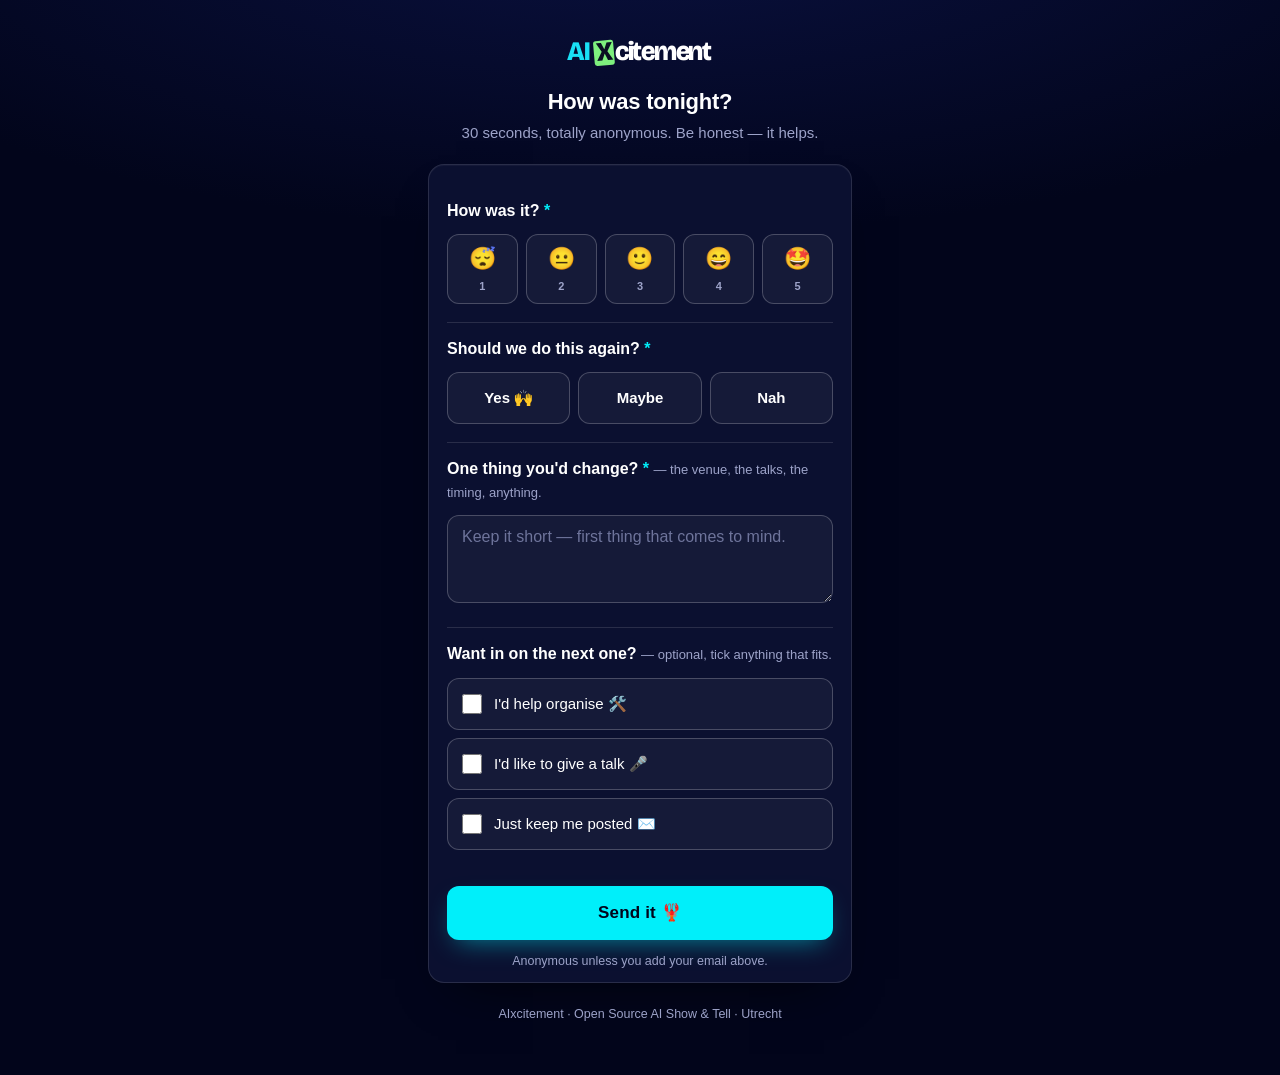
<file: index.html>
<!DOCTYPE html>
<html lang="en">
<head>
  <meta charset="UTF-8" />
  <meta name="viewport" content="width=device-width, initial-scale=1.0, maximum-scale=1.0" />
  <title>How was tonight? · AIxcitement 🦞</title>
  <link rel="preconnect" href="https://fonts.googleapis.com" />
  <link rel="preconnect" href="https://fonts.gstatic.com" crossorigin />
  <link rel="stylesheet" href="https://fonts.googleapis.com/css2?family=Bricolage+Grotesque:opsz,wght@12..96,300..800&display=swap" />
  <link rel="stylesheet" href="styles.css" />
</head>
<body>
  <!--
    DURING-EVENT VARIANT
    Shown after a QR scan, on a phone, drink in hand. One screen, no page breaks.
    Five fields from the PRD: rating / do-again / one-change / opt-in help / conditional email.
    Wired for Netlify Forms: real AJAX POST to "/" on submit, then the thank-you state.
    Capture requires deploying on Netlify with Forms enabled. Append ?event=<slug> to tag responses.
  -->
  <main class="wrap">
    <header class="brand">
      <svg class="logo" viewBox="-4 -55 1676 426" role="img" aria-label="AIxcitement" xmlns="http://www.w3.org/2000/svg" font-family="'Bricolage Grotesque', system-ui, sans-serif">
        <defs>
          <style>
            .ai   { fill: #19e0f5; }
            .tail { fill: #ffffff; }
            .xch  { fill: #0a0f22; }
            .lg   { font-weight: 800; font-size: 300px; letter-spacing: -14px; }
          </style>
        </defs>
        <text class="ai lg" x="20" y="258">AI</text>
        <g transform="rotate(-5 430 180)">
          <rect x="320" y="40" width="225" height="280" rx="30" fill="#7ef07e"></rect>
          <text class="xch" x="345" y="258" font-weight="800" font-size="300">X</text>
        </g>
        <text class="tail lg" x="555" y="258">citement</text>
      </svg>
      <h1>How was tonight?</h1>
      <p>30 seconds, totally anonymous. Be honest — it helps.</p>
    </header>

    <form class="card" id="feedbackForm" name="meetup-feedback" method="POST"
          data-netlify="true" netlify-honeypot="bot-field"
          onsubmit="return showThanks(event)">

      <!-- Netlify needs the form name echoed in the POST body for AJAX submits. -->
      <input type="hidden" name="form-name" value="meetup-feedback" />

      <!-- Which meetup this response belongs to. Populated from ?event=<slug>. -->
      <input type="hidden" name="event" id="eventField" value="" />

      <!-- Honeypot: hidden from humans, irresistible to bots. Filled = silently dropped by Netlify. -->
      <p class="hp" aria-hidden="true">
        <label>Leave this field empty: <input name="bot-field" tabindex="-1" autocomplete="off" /></label>
      </p>

      <!-- Q1 — overall rating -->
      <div class="q">
        <label class="label">How was it? <span class="req">*</span></label>
        <div class="rating">
          <input type="radio" name="rating" id="r1" value="1" required />
          <label for="r1">😴<span class="n">1</span></label>
          <input type="radio" name="rating" id="r2" value="2" />
          <label for="r2">😐<span class="n">2</span></label>
          <input type="radio" name="rating" id="r3" value="3" />
          <label for="r3">🙂<span class="n">3</span></label>
          <input type="radio" name="rating" id="r4" value="4" />
          <label for="r4">😄<span class="n">4</span></label>
          <input type="radio" name="rating" id="r5" value="5" />
          <label for="r5">🤩<span class="n">5</span></label>
        </div>
      </div>

      <!-- Q2 — do it again -->
      <div class="q">
        <label class="label">Should we do this again? <span class="req">*</span></label>
        <div class="segmented">
          <input type="radio" name="again" id="a-yes" value="yes" required />
          <label for="a-yes">Yes 🙌</label>
          <input type="radio" name="again" id="a-maybe" value="maybe" />
          <label for="a-maybe">Maybe</label>
          <input type="radio" name="again" id="a-no" value="no" />
          <label for="a-no">Nah</label>
        </div>
      </div>

      <!-- Q3 — one thing to change -->
      <div class="q">
        <label class="label" for="change">
          One thing you'd change? <span class="req">*</span>
          <span class="hint">— the venue, the talks, the timing, anything.</span>
        </label>
        <textarea id="change" name="change" required
          placeholder="Keep it short — first thing that comes to mind."></textarea>
      </div>

      <!-- Q4 — opt-in help (optional) -->
      <div class="q">
        <label class="label">
          Want in on the next one?
          <span class="hint">— optional, tick anything that fits.</span>
        </label>
        <div class="checks">
          <label class="check">
            <input type="checkbox" name="help" value="organise" onchange="toggleEmail()" />
            I'd help organise 🛠️
          </label>
          <label class="check">
            <input type="checkbox" name="help" value="speak" onchange="toggleEmail()" />
            I'd like to give a talk 🎤
          </label>
          <label class="check">
            <input type="checkbox" name="help" value="updates" onchange="toggleEmail()" />
            Just keep me posted ✉️
          </label>
        </div>

        <!-- Conditional: only reveal once a box above is ticked -->
        <div class="email-row" id="emailRow">
          <input type="email" name="email" id="email"
            placeholder="your@email.com — so we can reach you" />
        </div>
      </div>

      <div class="submit-zone">
        <button type="submit" class="submit">Send it 🦞</button>
        <p class="privacy">Anonymous unless you add your email above.</p>
      </div>
    </form>

    <!-- Thank-you state (revealed on submit) -->
    <section class="thanks hidden" id="thanks">
      <span class="lobster">🦞</span>
      <h2>You're a legend.</h2>
      <p>Thanks — that genuinely helps us make the next one better.</p>
    </section>

    <p class="foot">AIxcitement · Open Source AI Show &amp; Tell · Utrecht</p>
  </main>

  <script>
    // Reveal the email field only when an opt-in box is ticked; require it then.
    function toggleEmail() {
      var any = document.querySelectorAll('input[name="help"]:checked').length > 0;
      var row = document.getElementById('emailRow');
      var email = document.getElementById('email');
      row.classList.toggle('show', any);
      email.required = any;
      if (!any) email.value = '';
    }
    // Carry the ?event=<slug> through to the hidden field so each meetup's
    // responses land in their own column in the Netlify CSV.
    (function setEvent() {
      var slug = new URLSearchParams(window.location.search).get('event') || '';
      document.getElementById('eventField').value = slug;
    })();

    // Reveal the thank-you state and hide the form.
    function revealThanks() {
      document.getElementById('feedbackForm').classList.add('hidden');
      document.getElementById('thanks').classList.remove('hidden');
      window.scrollTo({ top: 0, behavior: 'smooth' });
    }

    // Real submit (Option B): AJAX POST to Netlify, then show thanks in place.
    // url-encodes the whole form — including the checkbox group and hidden fields.
    function showThanks(e) {
      e.preventDefault();
      var form = document.getElementById('feedbackForm');
      var body = new URLSearchParams(new FormData(form)).toString();
      fetch('/', {
        method: 'POST',
        headers: { 'Content-Type': 'application/x-www-form-urlencoded' },
        body: body
      })
        .then(function () { revealThanks(); })
        .catch(function (err) {
          // Low-stakes anonymous feedback: don't trap the user on a network blip.
          // Thank them anyway, but leave a breadcrumb in the console.
          console.error('Netlify submit failed:', err);
          revealThanks();
        });
      return false;
    }
  </script>
</body>
</html>
</file>
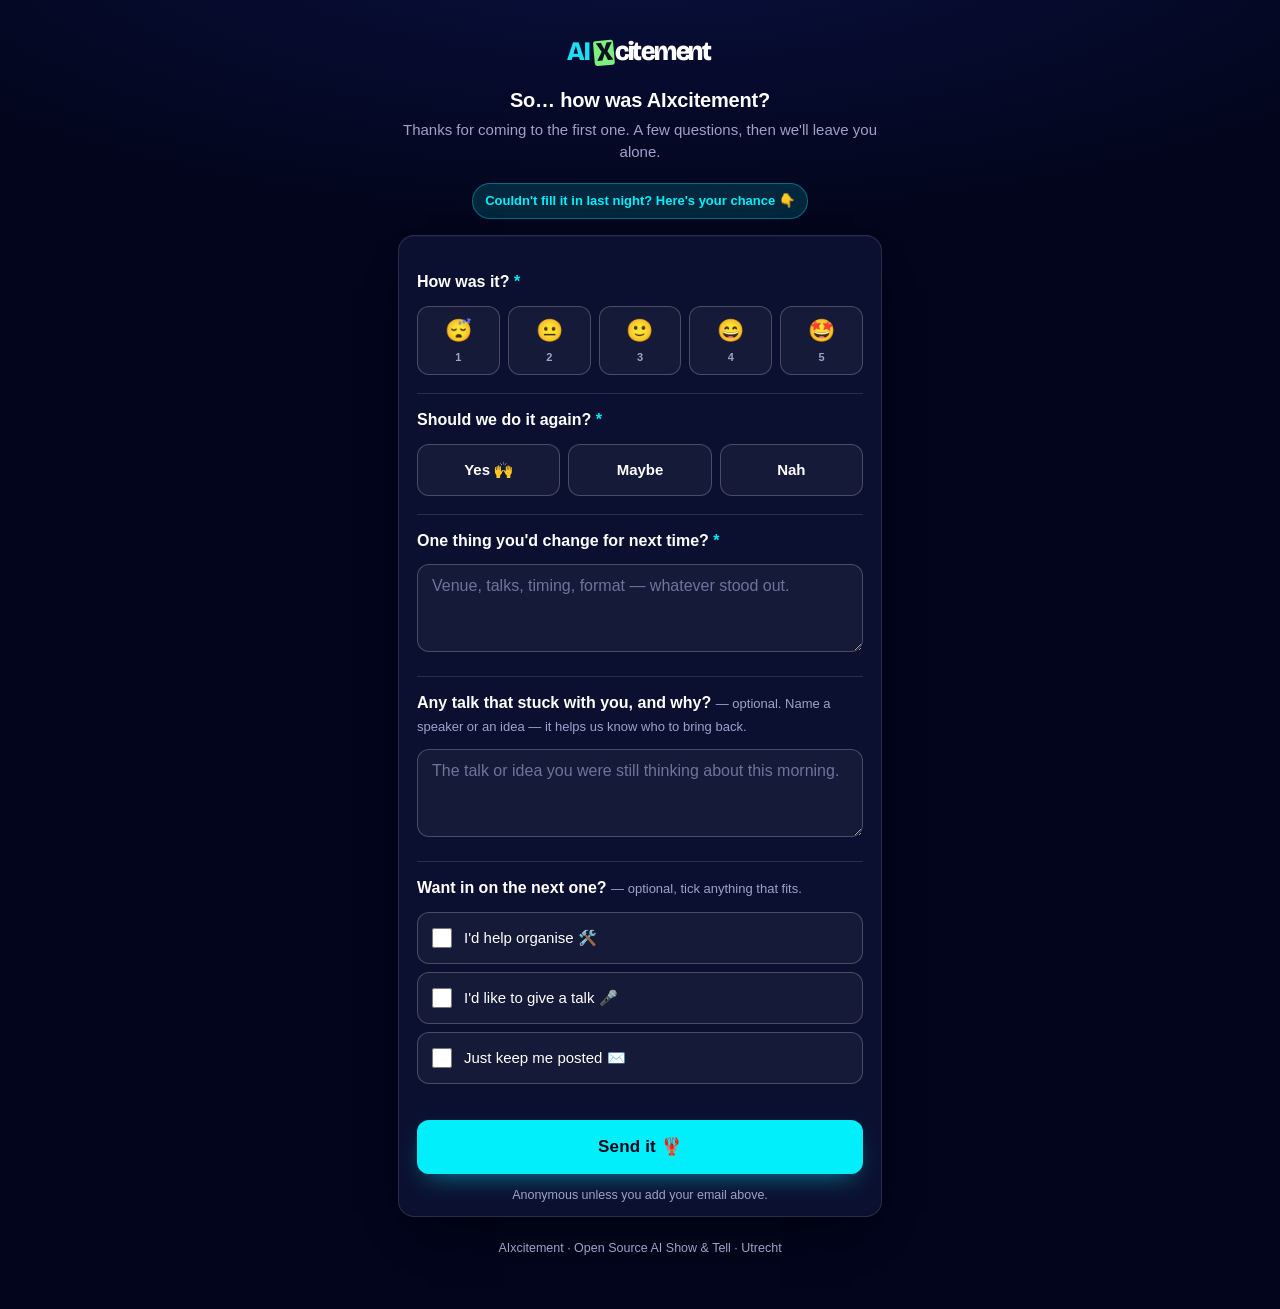
<file: email.html>
<!DOCTYPE html>
<html lang="en">
<head>
  <meta charset="UTF-8" />
  <meta name="viewport" content="width=device-width, initial-scale=1.0" />
  <title>How was AIxcitement? 🦞</title>
  <link rel="preconnect" href="https://fonts.googleapis.com" />
  <link rel="preconnect" href="https://fonts.gstatic.com" crossorigin />
  <link rel="stylesheet" href="https://fonts.googleapis.com/css2?family=Bricolage+Grotesque:opsz,wght@12..96,300..800&display=swap" />
  <link rel="stylesheet" href="styles.css" />
</head>
<body class="email-doc">
  <!--
    POST-EVENT EMAIL VARIANT
    Same five fields, past-tense framing, plus ONE extra open question
    ("any talk that stuck with you, and why?") — the speaker-feedback
    channel, email-only since people have more time here.
    Same surface reused — do NOT make this a second form's worth of work.
    Note for Sam: real email clients strip <script>; the conditional email
    reveal degrades to "always visible, optional" when JS is unavailable.
  -->
  <span class="preheader">Two minutes? Tell us how the first AIxcitement landed.</span>

  <main class="wrap">
    <header class="brand">
      <svg class="logo" viewBox="-4 -55 1676 426" role="img" aria-label="AIxcitement" xmlns="http://www.w3.org/2000/svg" font-family="'Bricolage Grotesque', system-ui, sans-serif">
        <defs>
          <style>
            .ai   { fill: #19e0f5; }
            .tail { fill: #ffffff; }
            .xch  { fill: #0a0f22; }
            .lg   { font-weight: 800; font-size: 300px; letter-spacing: -14px; }
          </style>
        </defs>
        <text class="ai lg" x="20" y="258">AI</text>
        <g transform="rotate(-5 430 180)">
          <rect x="320" y="40" width="225" height="280" rx="30" fill="#7ef07e"></rect>
          <text class="xch" x="345" y="258" font-weight="800" font-size="300">X</text>
        </g>
        <text class="tail lg" x="555" y="258">citement</text>
      </svg>
      <h1>So… how was AIxcitement?</h1>
      <p>Thanks for coming to the first one. A few questions, then we'll leave you alone.</p>
    </header>

    <div class="ribbon">Couldn't fill it in last night? Here's your chance 👇</div>

    <form class="card" id="feedbackForm" onsubmit="return showThanks(event)">

      <!-- Q1 — overall rating (past tense) -->
      <div class="q">
        <label class="label">How was it? <span class="req">*</span></label>
        <div class="rating">
          <input type="radio" name="rating" id="r1" value="1" required />
          <label for="r1">😴<span class="n">1</span></label>
          <input type="radio" name="rating" id="r2" value="2" />
          <label for="r2">😐<span class="n">2</span></label>
          <input type="radio" name="rating" id="r3" value="3" />
          <label for="r3">🙂<span class="n">3</span></label>
          <input type="radio" name="rating" id="r4" value="4" />
          <label for="r4">😄<span class="n">4</span></label>
          <input type="radio" name="rating" id="r5" value="5" />
          <label for="r5">🤩<span class="n">5</span></label>
        </div>
      </div>

      <!-- Q2 — do it again -->
      <div class="q">
        <label class="label">Should we do it again? <span class="req">*</span></label>
        <div class="segmented">
          <input type="radio" name="again" id="a-yes" value="yes" required />
          <label for="a-yes">Yes 🙌</label>
          <input type="radio" name="again" id="a-maybe" value="maybe" />
          <label for="a-maybe">Maybe</label>
          <input type="radio" name="again" id="a-no" value="no" />
          <label for="a-no">Nah</label>
        </div>
      </div>

      <!-- Q3 — one thing to change -->
      <div class="q">
        <label class="label" for="change">
          One thing you'd change for next time? <span class="req">*</span>
        </label>
        <textarea id="change" name="change" required
          placeholder="Venue, talks, timing, format — whatever stood out."></textarea>
      </div>

      <!-- EXTRA Q (email only) — speaker-feedback channel, see PRD "Speaker & venue feedback" decision.
           Deliberately one open question, NOT a per-speaker rating grid: surfaces standouts
           without taxing completion or asking people to score speakers to their face. -->
      <div class="q">
        <label class="label" for="stuck">
          Any talk that stuck with you, and why?
          <span class="hint">— optional. Name a speaker or an idea — it helps us know who to bring back.</span>
        </label>
        <textarea id="stuck" name="stuck"
          placeholder="The talk or idea you were still thinking about this morning."></textarea>
      </div>

      <!-- Q4 — opt-in help (optional) -->
      <div class="q">
        <label class="label">
          Want in on the next one?
          <span class="hint">— optional, tick anything that fits.</span>
        </label>
        <div class="checks">
          <label class="check">
            <input type="checkbox" name="help" value="organise" onchange="toggleEmail()" />
            I'd help organise 🛠️
          </label>
          <label class="check">
            <input type="checkbox" name="help" value="speak" onchange="toggleEmail()" />
            I'd like to give a talk 🎤
          </label>
          <label class="check">
            <input type="checkbox" name="help" value="updates" onchange="toggleEmail()" />
            Just keep me posted ✉️
          </label>
        </div>

        <div class="email-row" id="emailRow">
          <input type="email" name="email" id="email"
            placeholder="your@email.com — so we can reach you" />
        </div>
      </div>

      <div class="submit-zone">
        <button type="submit" class="submit">Send it 🦞</button>
        <p class="privacy">Anonymous unless you add your email above.</p>
      </div>
    </form>

    <section class="thanks hidden" id="thanks">
      <span class="lobster">🦞</span>
      <h2>You're a legend.</h2>
      <p>Thanks — see you at the next AIxcitement.</p>
    </section>

    <p class="foot">AIxcitement · Open Source AI Show &amp; Tell · Utrecht</p>
  </main>

  <script>
    function toggleEmail() {
      var any = document.querySelectorAll('input[name="help"]:checked').length > 0;
      var row = document.getElementById('emailRow');
      var email = document.getElementById('email');
      row.classList.toggle('show', any);
      email.required = any;
      if (!any) email.value = '';
    }
    function showThanks(e) {
      e.preventDefault();
      document.getElementById('feedbackForm').classList.add('hidden');
      document.getElementById('thanks').classList.remove('hidden');
      window.scrollTo({ top: 0, behavior: 'smooth' });
      return false;
    }
  </script>
</body>
</html>
</file>
<file: styles.css>
/* =========================================================================
   AIxcitement — Feedback survey mockups
   Design tokens + shared styles for during-event + email variants.

   Design intent (Lin):
   - Palette pulled straight from the AIxcitement logo + announcement page:
     deep near-black navy ground, electric cyan + lime green accents, white
     ink. Dark, high-energy, unmistakably "this event".
   - Brand colours from the logo PNG: cyan #00EFFA ("AI"), lime #75F97F
     (the X highlight), navy #02051B (the X / ground), white "citement".
   - Cyan is the single interactive accent (selection + primary CTA).
     Lime green is reserved for positive / success moments (thank-you).
   - Phone-first, single screen, sub-30-second completion. Big tap targets.
   - Grassroots energy kept in the microcopy; a stray lobster 🦞 survives as
     a wink, but the logo now carries the brand.
   ========================================================================= */

:root {
  /* --- Palette (dark / announcement page) --- */
  --bg:           #02051B;   /* deep near-black navy ground            */
  --bg-glow:      #0A1140;   /* subtle top glow                        */
  --card:         #0B1030;   /* lifted form surface                    */
  --surface:      rgba(255,255,255,0.045); /* inputs / unselected tiles */
  --ink:          #FFFFFF;   /* primary white type                     */
  --ink-soft:     #9DA3C9;   /* muted secondary text (cool grey)       */
  --line:         rgba(255,255,255,0.12);  /* hairline borders         */
  --line-strong:  rgba(255,255,255,0.22);

  /* Electric cyan — the single interactive accent (selection + CTA). */
  --cyan:         #00EFFA;
  --cyan-deep:    #00C7D2;   /* hover / pressed                        */
  --cyan-tint:    rgba(0,239,250,0.14);  /* selected-state fill        */

  /* Lime green — positive / success only. */
  --green:        #75F97F;
  --green-tint:   rgba(117,249,127,0.14);

  /* --- Type --- */
  --font: "Söhne", "Inter", -apple-system, BlinkMacSystemFont, "Segoe UI",
          Roboto, Helvetica, Arial, sans-serif;

  /* --- Geometry --- */
  --radius:       16px;
  --radius-sm:    12px;
  --tap:          52px;      /* minimum comfortable tap target          */
  --maxw:         460px;
}

* { box-sizing: border-box; }

html, body {
  margin: 0;
  padding: 0;
  background: var(--bg);
  /* faint cyan/navy glow behind the card, fading to flat navy */
  background-image:
    radial-gradient(120% 60% at 50% -10%, var(--bg-glow) 0%, var(--bg) 60%);
  background-attachment: fixed;
  color: var(--ink);
  font-family: var(--font);
  -webkit-font-smoothing: antialiased;
  line-height: 1.45;
}

.wrap {
  max-width: var(--maxw);
  margin: 0 auto;
  padding: 24px 18px 40px;
}

/* ---- Header / brand ---- */
.brand {
  text-align: center;
  margin: 8px 0 20px;
}
.brand .logo {
  display: block;
  width: auto;
  height: 38px;
  max-width: 78%;
  margin: 4px auto 16px;
  object-fit: contain;
}
.brand h1 {
  font-size: 22px;
  font-weight: 700;
  letter-spacing: -0.01em;
  margin: 10px 0 4px;
  color: var(--ink);
}
.brand p {
  margin: 0;
  color: var(--ink-soft);
  font-size: 15px;
}

/* ---- Card ---- */
.card {
  background: var(--card);
  border: 1px solid var(--line);
  border-radius: var(--radius);
  padding: 20px 18px 8px;
  box-shadow:
    0 1px 0 rgba(255,255,255,0.04) inset,
    0 24px 50px -28px rgba(0,0,0,0.8);
}

/* ---- Question block ---- */
.q { padding: 14px 0 18px; border-top: 1px solid var(--line); }
.q:first-of-type { border-top: 0; }
.q .label {
  display: block;
  font-size: 16px;
  font-weight: 600;
  margin-bottom: 12px;
  color: var(--ink);
}
.q .hint {
  font-weight: 400;
  color: var(--ink-soft);
  font-size: 13px;
}
.req { color: var(--cyan); font-weight: 700; }

/* ---- Rating (emoji scale 1–5) ---- */
.rating {
  display: grid;
  grid-template-columns: repeat(5, 1fr);
  gap: 8px;
}
.rating input { position: absolute; opacity: 0; pointer-events: none; }
.rating label {
  display: flex;
  flex-direction: column;
  align-items: center;
  justify-content: center;
  gap: 4px;
  min-height: var(--tap);
  padding: 8px 0;
  border: 1px solid var(--line-strong);
  border-radius: var(--radius-sm);
  cursor: pointer;
  font-size: 22px;
  background: var(--surface);
  transition: transform .08s ease, border-color .12s ease, background .12s ease;
}
.rating label .n { font-size: 11px; color: var(--ink-soft); font-weight: 600; }
.rating label:active { transform: scale(0.96); }
.rating input:checked + label {
  border-color: var(--cyan);
  background: var(--cyan-tint);
  box-shadow: inset 0 0 0 1px var(--cyan);
}
.rating input:checked + label .n { color: var(--cyan); }

/* ---- Segmented choice (Yes / Maybe / No) ---- */
.segmented {
  display: grid;
  grid-template-columns: repeat(3, 1fr);
  gap: 8px;
}
.segmented input { position: absolute; opacity: 0; pointer-events: none; }
.segmented label {
  display: flex;
  align-items: center;
  justify-content: center;
  gap: 6px;
  min-height: var(--tap);
  border: 1px solid var(--line-strong);
  border-radius: var(--radius-sm);
  cursor: pointer;
  font-weight: 600;
  font-size: 15px;
  color: var(--ink);
  background: var(--surface);
  transition: border-color .12s ease, background .12s ease;
}
.segmented label:active { transform: scale(0.98); }
.segmented input:checked + label {
  border-color: var(--cyan);
  background: var(--cyan-tint);
  box-shadow: inset 0 0 0 1px var(--cyan);
}

/* ---- Open text ---- */
textarea {
  width: 100%;
  min-height: 88px;
  resize: vertical;
  font-family: inherit;
  font-size: 16px;        /* 16px avoids iOS zoom-on-focus */
  color: var(--ink);
  padding: 12px 14px;
  border: 1px solid var(--line-strong);
  border-radius: var(--radius-sm);
  background: var(--surface);
}
textarea::placeholder { color: #6E749B; }
textarea:focus, input[type="email"]:focus {
  outline: none;
  border-color: var(--cyan);
  box-shadow: 0 0 0 3px var(--cyan-tint);
}

/* ---- Checkboxes (opt-in help) ---- */
.checks { display: flex; flex-direction: column; gap: 8px; }
.check {
  display: flex;
  align-items: center;
  gap: 12px;
  min-height: var(--tap);
  padding: 0 14px;
  border: 1px solid var(--line-strong);
  border-radius: var(--radius-sm);
  cursor: pointer;
  font-size: 15px;
  font-weight: 500;
  color: var(--ink);
  background: var(--surface);
  transition: border-color .12s ease, background .12s ease;
}
.check input { width: 20px; height: 20px; accent-color: var(--cyan); margin: 0; }
.check:has(input:checked) {
  border-color: var(--cyan);
  background: var(--cyan-tint);
}

/* ---- Conditional email reveal ---- */
.email-row {
  margin-top: 10px;
  max-height: 0;
  overflow: hidden;
  opacity: 0;
  transition: max-height .25s ease, opacity .2s ease, margin .2s ease;
}
.email-row.show { max-height: 120px; opacity: 1; margin-top: 12px; }
input[type="email"] {
  width: 100%;
  min-height: var(--tap);
  font-family: inherit;
  font-size: 16px;
  padding: 0 14px;
  border: 1px solid var(--line-strong);
  border-radius: var(--radius-sm);
  background: var(--surface);
  color: var(--ink);
}
input[type="email"]::placeholder { color: #6E749B; }

/* ---- Submit ---- */
.submit-zone { padding: 8px 0 4px; }
button.submit {
  width: 100%;
  min-height: 54px;
  border: 0;
  border-radius: var(--radius-sm);
  background: var(--cyan);
  color: #02051B;          /* dark navy on bright cyan — high contrast */
  font-family: inherit;
  font-size: 17px;
  font-weight: 800;
  letter-spacing: 0.01em;
  cursor: pointer;
  box-shadow: 0 10px 26px -10px rgba(0,239,250,0.55);
  transition: background .12s ease, transform .08s ease, box-shadow .12s ease;
}
button.submit:hover { background: var(--cyan-deep); }
button.submit:active { transform: translateY(1px); box-shadow: 0 6px 16px -10px rgba(0,239,250,0.5); }
.privacy {
  text-align: center;
  color: var(--ink-soft);
  font-size: 12.5px;
  margin: 12px 0 0;
}

/* ---- Footer ---- */
.foot {
  text-align: center;
  color: var(--ink-soft);
  font-size: 12.5px;
  margin-top: 22px;
}

/* ---- Thank-you state ---- */
.thanks { text-align: center; padding: 28px 18px; }
.thanks .lobster { font-size: 52px; display: inline-block; transform: rotate(-8deg); }
.thanks h2 { font-size: 22px; margin: 14px 0 6px; color: var(--green); }
.thanks p { color: var(--ink-soft); margin: 0; }
.hidden { display: none; }
/* Honeypot — off-screen for humans, still in the DOM for bots to take the bait. */
.hp { position: absolute; left: -5000px; width: 1px; height: 1px; overflow: hidden; }

/* =========================================================================
   Email variant tweaks (.email-doc) — rendered inside an email client,
   so: table-safe spacing, no sticky anything, past-tense framing,
   one extra open question. Slightly wider.
   ========================================================================= */
.email-doc .wrap { max-width: 520px; }
.email-doc .preheader { /* hidden inbox preview text */
  display: none; max-height: 0; overflow: hidden;
}
.email-doc .brand h1 { font-size: 20px; }
.email-doc .ribbon {
  background: var(--cyan-tint);
  border: 1px solid rgba(0,239,250,0.35);
  color: var(--cyan);
  font-size: 13px;
  font-weight: 600;
  text-align: center;
  padding: 8px 12px;
  border-radius: 999px;
  margin: 0 auto 16px;
  max-width: max-content;
}
</file>
